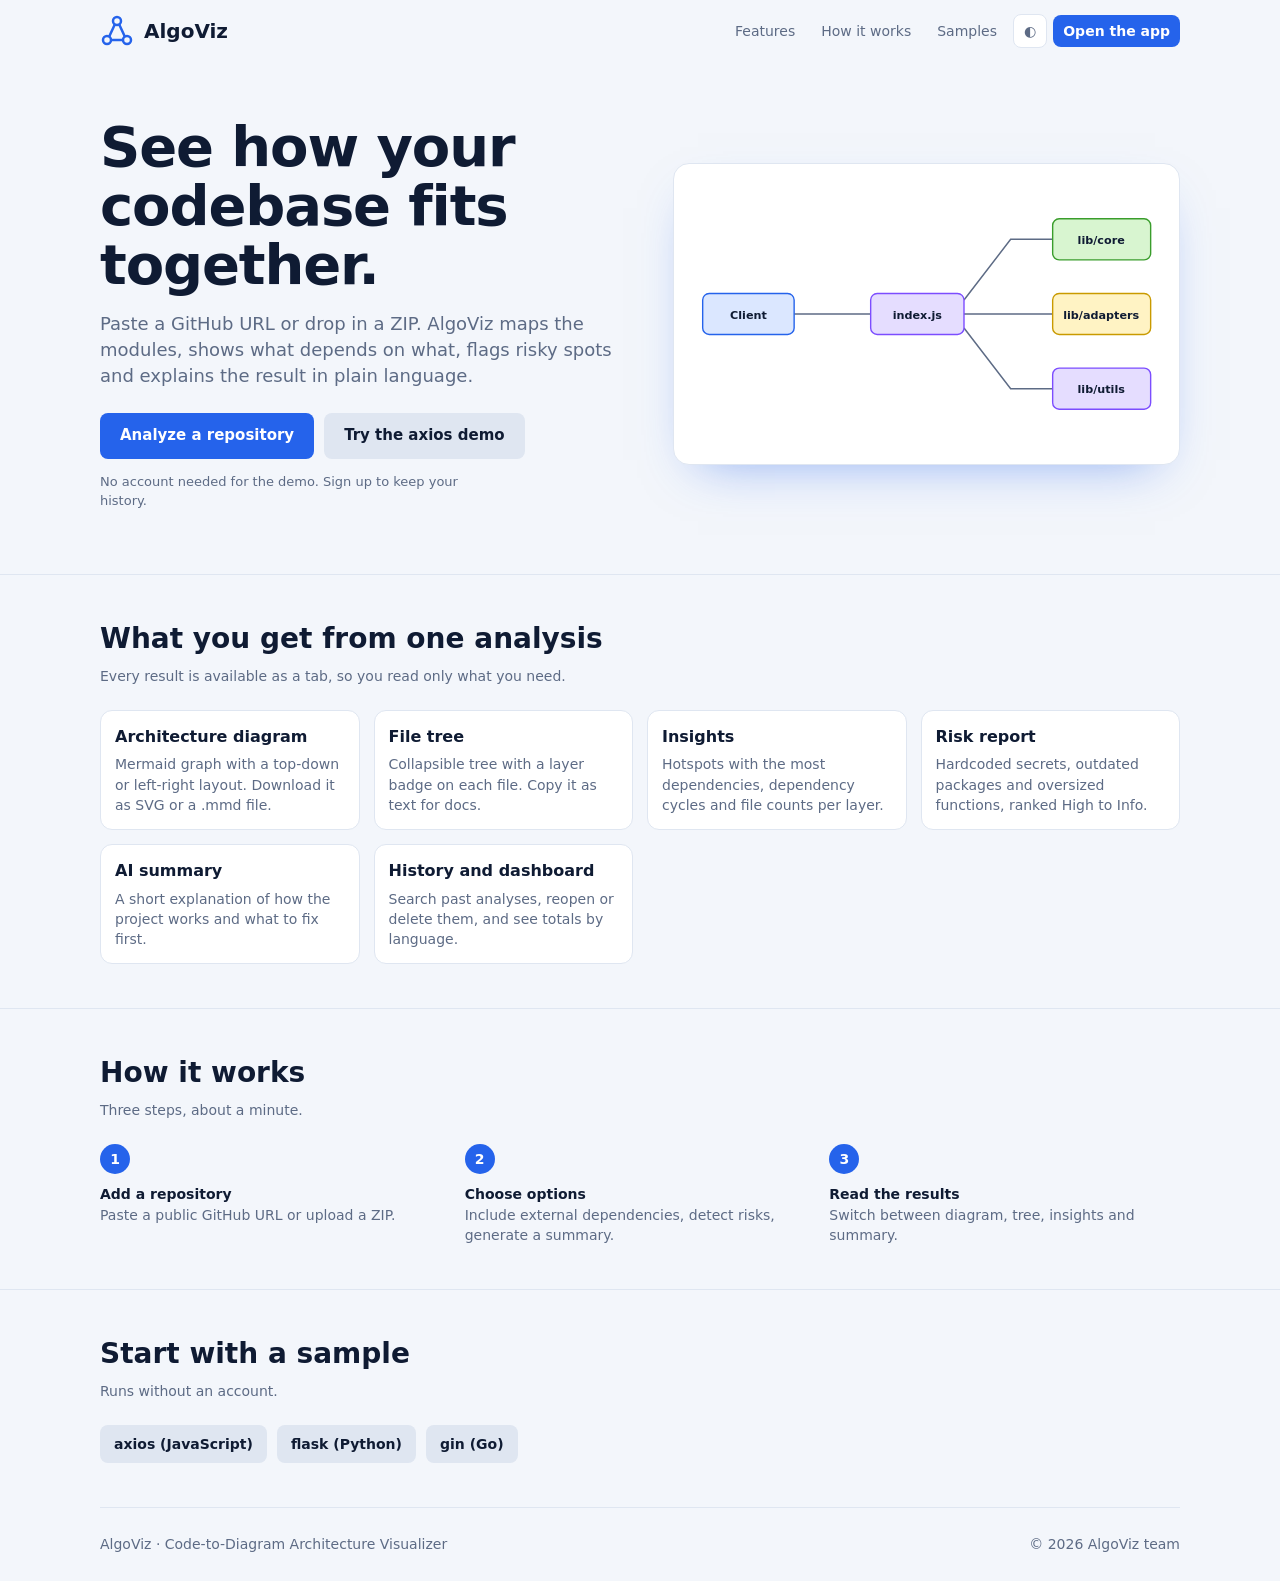
<file: frontend/index.html>
<!DOCTYPE html>
<html lang="en"><head><meta charset="utf-8"><title>AlgoViz | See how your codebase fits together</title>
<meta name="viewport" content="width=device-width, initial-scale=1, viewport-fit=cover">
<meta name="description" content="Paste a GitHub URL or upload a ZIP and get an architecture diagram, file tree, risk report and plain-language summary.">
<link rel="icon" href="assets/favicon.svg"><link rel="stylesheet" href="css/app.css"><link rel="stylesheet" href="css/landing.css"></head>
<body>
<div class="wrap">
 <div class="top"><a class="logo" href="index.html"><svg width="34" height="34" viewBox="0 0 34 34" fill="none" stroke="#2563eb" stroke-width="2.5"><circle cx="17" cy="7" r="4"/><circle cx="7" cy="26" r="4"/><circle cx="27" cy="26" r="4"/><path d="M15 10l-6 13M19 10l6 13M11 26h12"/></svg><div><h1>AlgoViz</h1></div></a>
  <nav><a href="#features">Features</a><a href="#how">How it works</a><a href="#samples">Samples</a><button class="ic" id="theme" aria-label="Toggle theme">◐</button><a class="btn" href="app.html" style="color:#fff">Open the app</a></nav></div>
 <div class="hero"><div>
  <h2>See how your codebase fits together.</h2>
  <p>Paste a GitHub URL or drop in a ZIP. AlgoViz maps the modules, shows what depends on what, flags risky spots and explains the result in plain language.</p>
  <div class="cta"><a class="btn" href="app.html">Analyze a repository</a><a class="btn sec" href="app.html?sample=axios">Try the axios demo</a></div>
  <p style="font-size:13px;margin:14px 0 0">No account needed for the demo. Sign up to keep your history.</p></div>
  <div class="prev" aria-hidden="true"><svg viewBox="0 0 520 300"><path d="M118 150H200M300 135L350 70H395M300 150H395M300 165L350 230H395"/><g stroke-width="1.5"><rect x="20" y="128" width="98" height="44" rx="7" fill="#dbe7ff" stroke="#2563eb"/><rect x="200" y="128" width="100" height="44" rx="7" fill="#e5ddff" stroke="#7c4dff"/><rect x="395" y="48" width="105" height="44" rx="7" fill="#d8f5d0" stroke="#3a9d2c"/><rect x="395" y="128" width="105" height="44" rx="7" fill="#fff3c4" stroke="#c99a00"/><rect x="395" y="208" width="105" height="44" rx="7" fill="#e5ddff" stroke="#7c4dff"/></g><text x="69" y="155" text-anchor="middle">Client</text><text x="250" y="155" text-anchor="middle">index.js</text><text x="447" y="75" text-anchor="middle">lib/core</text><text x="447" y="155" text-anchor="middle">lib/adapters</text><text x="447" y="235" text-anchor="middle">lib/utils</text></svg></div></div>
</div>
<section class="blk" id="features"><div class="wrap"><h3>What you get from one analysis</h3><p>Every result is available as a tab, so you read only what you need.</p>
 <div class="fg">
  <div class="card"><h4>Architecture diagram</h4><p>Mermaid graph with a top-down or left-right layout. Download it as SVG or a .mmd file.</p></div>
  <div class="card"><h4>File tree</h4><p>Collapsible tree with a layer badge on each file. Copy it as text for docs.</p></div>
  <div class="card"><h4>Insights</h4><p>Hotspots with the most dependencies, dependency cycles and file counts per layer.</p></div>
  <div class="card"><h4>Risk report</h4><p>Hardcoded secrets, outdated packages and oversized functions, ranked High to Info.</p></div>
  <div class="card"><h4>AI summary</h4><p>A short explanation of how the project works and what to fix first.</p></div>
  <div class="card"><h4>History and dashboard</h4><p>Search past analyses, reopen or delete them, and see totals by language.</p></div>
 </div></div></section>
<section class="blk" id="how"><div class="wrap"><h3>How it works</h3><p>Three steps, about a minute.</p>
 <ol class="steps"><li><b>Add a repository</b><br><span style="color:var(--mu)">Paste a public GitHub URL or upload a ZIP.</span></li><li><b>Choose options</b><br><span style="color:var(--mu)">Include external dependencies, detect risks, generate a summary.</span></li><li><b>Read the results</b><br><span style="color:var(--mu)">Switch between diagram, tree, insights and summary.</span></li></ol></div></section>
<section class="blk" id="samples"><div class="wrap"><h3>Start with a sample</h3><p>Runs without an account.</p>
 <div class="smp"><a class="btn sec" href="app.html?sample=axios">axios (JavaScript)</a><a class="btn sec" href="app.html?sample=flask">flask (Python)</a><a class="btn sec" href="app.html?sample=gin">gin (Go)</a></div></div></section>
<div class="wrap"><footer><span>AlgoViz · Code-to-Diagram Architecture Visualizer</span><span>© <span id="yr"></span> AlgoViz team</span></footer></div>
<script src="js/landing.js"></script></body></html>
</file>
<file: frontend/css/app.css>
:root{--bg:#f3f6fb;--card:#fff;--tx:#0f1b33;--mu:#5d6b85;--bd:#dfe6f1;--pr:#2563eb;--prt:#e8f0ff;--hi:#fde2e2;--hit:#c62828;--me:#ffe6c7;--met:#b35c00;--lo:#fff3b0;--lot:#7a6200;--in:#d6f5df;--int:#1b7a3a;box-sizing:border-box;padding-top:env(safe-area-inset-top,0px);padding-bottom:env(safe-area-inset-bottom,0px)}
:root:not([data-theme="light"]){}
@media(prefers-color-scheme:dark){:root:not([data-theme="light"]){--bg:#0d1424;--card:#151e33;--tx:#e8eefb;--mu:#93a2c0;--bd:#26324d;--prt:#1b2b52;--hi:#4a2226;--hit:#ff8a8a;--me:#4a3413;--met:#ffb85c;--lo:#463f12;--lot:#f2dc5c;--in:#173c26;--int:#77e0a0}}
:root[data-theme="dark"]{--bg:#0d1424;--card:#151e33;--tx:#e8eefb;--mu:#93a2c0;--bd:#26324d;--prt:#1b2b52;--hi:#4a2226;--hit:#ff8a8a;--me:#4a3413;--met:#ffb85c;--lo:#463f12;--lot:#f2dc5c;--in:#173c26;--int:#77e0a0}
html{scroll-padding-top:env(safe-area-inset-top,0px)}
*{box-sizing:border-box}body{margin:0;background:var(--bg);color:var(--tx);font:14px/1.45 system-ui,-apple-system,"Segoe UI",Roboto,sans-serif}
button,input{font:inherit;color:inherit}button{cursor:pointer}
header{display:flex;align-items:center;gap:12px;padding:10px 20px;background:var(--card);border-bottom:1px solid var(--bd);flex-wrap:wrap}
.logo{display:flex;gap:10px;align-items:center}.logo h1{margin:0;font-size:20px}.logo small{color:var(--mu);display:block;font-size:12px}
nav{display:flex;gap:4px;margin-left:24px;flex-wrap:wrap}nav button,.tabs button{border:1px solid transparent;background:none;padding:7px 12px;border-radius:8px;color:var(--mu)}
nav button.on{background:var(--prt);color:var(--pr);font-weight:600}
.sp{flex:1}.btn{background:var(--pr);color:#fff;border:0;border-radius:8px;padding:9px 14px;font-weight:600}.btn.sec{background:var(--bd);color:var(--tx)}.btn.sm{padding:5px 10px;font-size:12px}.btn.dg{background:var(--hit)}
.ic{border:1px solid var(--bd);background:var(--card);border-radius:8px;padding:6px 10px}
.banner{background:var(--me);color:var(--met);padding:8px 20px;font-weight:600;display:none;justify-content:space-between;gap:10px}
main{padding:16px 20px;max-width:1500px;margin:auto}.page{display:none}.page.on{display:block}
.grid{display:grid;grid-template-columns:minmax(280px,380px) 1fr;gap:16px}@media(max-width:860px){.grid{grid-template-columns:1fr}}
.card{background:var(--card);border:1px solid var(--bd);border-radius:12px;padding:14px;margin-bottom:14px}
.card h3{margin:0 0 10px;font-size:12px;letter-spacing:.04em;color:var(--mu);text-transform:uppercase}
.seg{display:flex;border:1px solid var(--bd);border-radius:8px;overflow:hidden;margin-bottom:10px}.seg button{flex:1;border:0;background:none;padding:8px}.seg .on{background:var(--prt);color:var(--pr);font-weight:600}
input[type=text],input[type=password],input[type=search]{width:100%;padding:9px 10px;border:1px solid var(--bd);border-radius:8px;background:var(--card)}
.drop{border:2px dashed var(--bd);border-radius:10px;padding:22px;text-align:center;color:var(--mu)}.drop.hv{border-color:var(--pr);background:var(--prt)}
label.ck{display:flex;gap:8px;margin:7px 0;align-items:center}
.badge{display:inline-block;padding:2px 9px;border-radius:99px;font-size:12px;font-weight:600}
.High{background:var(--hi);color:var(--hit)}.Medium{background:var(--me);color:var(--met)}.Low{background:var(--lo);color:var(--lot)}.Info{background:var(--in);color:var(--int)}
.risk{border-left:4px solid var(--hit);background:var(--hi);border-radius:8px;padding:9px 11px;margin-top:8px}.risk.Medium{border-color:var(--met);background:var(--me);color:var(--tx)}.risk.Low{border-color:var(--lot);background:var(--lo);color:var(--tx)}.risk.Info{border-color:var(--int);background:var(--in);color:var(--tx)}
.tabs{display:flex;gap:6px;flex-wrap:wrap;margin-bottom:12px}.tabs button{border:1px solid var(--bd);background:var(--card)}.tabs button.on{background:var(--pr);color:#fff}
.tools{display:flex;gap:8px;align-items:center;margin-bottom:8px;flex-wrap:wrap}
.result-kicker{font-size:10px;letter-spacing:.13em;font-weight:800;color:var(--pr);margin-bottom:7px}.result-title{font-size:23px;letter-spacing:-.02em;margin:0 0 8px}.result-lead{color:var(--mu);font-size:14px;line-height:1.65;max-width:78ch;margin:0 0 19px}.arch-stats{display:grid;grid-template-columns:repeat(auto-fit,minmax(120px,1fr));gap:10px;margin:18px 0}.arch-stat{padding:15px;border:1px solid var(--bd);border-radius:11px;background:linear-gradient(145deg,var(--prt),var(--card) 75%)}.arch-stat b,.arch-stat span{display:block}.arch-stat b{font-size:23px;color:var(--pr)}.arch-stat span{font-size:11px;color:var(--mu)}.result-panel{display:grid;grid-template-columns:minmax(0,1fr) minmax(200px,.45fr);gap:14px;padding:18px;border:1px solid var(--bd);border-radius:13px;background:var(--card)}.result-panel p{font-size:14px;line-height:1.75;max-width:75ch}.overview-callout{border-left:3px solid var(--pr);padding:12px 14px;background:var(--prt);border-radius:0 9px 9px 0;align-self:center}.overview-callout b,.overview-callout span{display:block}.overview-callout b{margin-bottom:5px}.overview-callout span{font-size:12px;color:var(--mu);line-height:1.55}.lifecycle-flow{display:grid;grid-template-columns:repeat(auto-fit,minmax(190px,1fr));gap:11px;position:relative}.lifecycle-step{background:var(--card);border:1px solid var(--bd);border-top:3px solid var(--pr);border-radius:12px;padding:15px;min-width:0}.lifecycle-step:nth-child(2){border-top-color:#478f55}.lifecycle-step:nth-child(3){border-top-color:#c18a20}.lifecycle-step:nth-child(4){border-top-color:#805bc4}.lifecycle-step-head{display:flex;align-items:center;justify-content:space-between}.lifecycle-step-head span{font-size:21px;font-weight:800;color:var(--pr)}.lifecycle-step-head small{font-size:8px;letter-spacing:.12em;color:var(--mu);font-weight:800}.lifecycle-step h4{margin:7px 0;font-size:15px}.lifecycle-step p{margin:0 0 12px;min-height:53px;color:var(--mu);font-size:11px;line-height:1.55}.module-chips{display:flex;flex-wrap:wrap;gap:5px}.module-chips span{max-width:100%;overflow-wrap:anywhere;padding:4px 7px;border:1px solid var(--bd);border-radius:99px;background:var(--bg);font:10px ui-monospace,Consolas,monospace}.result-footnote{margin-top:14px;padding:11px 13px;border:1px solid var(--bd);border-radius:9px;color:var(--mu);font-size:11px;line-height:1.5}.resource-flow-list{display:grid;grid-template-columns:repeat(auto-fit,minmax(260px,1fr));gap:8px}.resource-flow-row{display:grid;grid-template-columns:minmax(0,1fr) 22px minmax(0,1fr);align-items:center;gap:8px;border:1px solid var(--bd);border-radius:10px;padding:10px;background:var(--card)}.resource-endpoint{padding:8px;border-radius:7px;background:var(--prt);color:var(--pr);font-size:11px;font-weight:700;overflow-wrap:anywhere}.resource-endpoint.target{background:var(--in);color:var(--int)}.resource-arrow{text-align:center;color:var(--mu);font-size:18px}
#dg{overflow:auto;border:1px solid var(--bd);border-radius:10px;padding:10px;min-height:340px;background:var(--card);text-align:center}
.state{padding:50px 10px;text-align:center;color:var(--mu)}.err{color:var(--hit);background:var(--hi);border-radius:8px;padding:10px;margin-bottom:10px;display:none}
.bar{height:6px;background:var(--bd);border-radius:9px;overflow:hidden;margin:14px auto;max-width:300px}.bar i{display:block;height:100%;width:40%;background:var(--pr);animation:sl 1s infinite alternate ease-in-out}@keyframes sl{to{margin-left:60%}}
.tree{font:13px/1.7 ui-monospace,Menlo,Consolas,monospace;max-height:460px;overflow:auto}.tree ul{list-style:none;margin:0 0 0 18px;padding:0;border-left:1px solid var(--bd)}.tree>ul{margin:0;border:0}.tree summary{cursor:pointer}.tree li{padding-left:8px}
.lay{font:600 10px system-ui;padding:1px 6px;border-radius:5px;margin-left:6px;background:var(--prt);color:var(--pr)}
table{width:100%;border-collapse:collapse}th,td{text-align:left;padding:9px 8px;border-bottom:1px solid var(--bd)}th{color:var(--mu);font-size:12px}
.stats{display:grid;grid-template-columns:repeat(auto-fit,minmax(170px,1fr));gap:12px;margin-bottom:14px}.stat b{font-size:26px;display:block}.stat span{color:var(--mu)}
.chart{display:flex;align-items:flex-end;gap:10px;height:170px;padding-top:10px}.chart div{flex:1;background:var(--pr);border-radius:5px 5px 0 0;position:relative;min-height:2px}.chart div em{position:absolute;top:-18px;left:0;right:0;text-align:center;font-style:normal;font-size:11px}.chart div u{position:absolute;bottom:-18px;left:0;right:0;text-align:center;font-size:11px;text-decoration:none;color:var(--mu)}
.two{display:grid;grid-template-columns:1fr 1fr;gap:14px}@media(max-width:700px){.two{grid-template-columns:1fr}}
.modal{position:fixed;inset:0;background:#0008;display:none;align-items:center;justify-content:center;z-index:9;padding:16px}.modal.on{display:flex}.modal .card{width:100%;max-width:360px;margin:0}.modal input{margin-bottom:10px}
.hs{display:flex;justify-content:space-between;padding:7px 0;border-bottom:1px solid var(--bd)}
@media(max-width:700px){.result-panel{grid-template-columns:1fr}.lifecycle-flow{grid-template-columns:1fr 1fr}.lifecycle-step p{min-height:0}}@media(max-width:480px){.lifecycle-flow{grid-template-columns:1fr}}
:focus-visible{outline:2px solid var(--pr);outline-offset:2px}
a.logo{color:inherit;text-decoration:none}
a.btn{text-decoration:none;display:inline-block}
</file>
<file: frontend/css/landing.css>
.wrap{max-width:1120px;margin:auto;padding:0 20px}
.top{display:flex;align-items:center;gap:14px;padding:14px 0}.top nav{margin-left:auto;display:flex;gap:6px;align-items:center}.top nav a{color:var(--mu);text-decoration:none;padding:6px 10px}
.hero{display:grid;grid-template-columns:1.05fr 1fr;gap:40px;align-items:center;padding:56px 0 64px}@media(max-width:860px){.hero{grid-template-columns:1fr}}
.hero h2{font-size:clamp(34px,5vw,56px);line-height:1.05;margin:0 0 16px;letter-spacing:-.02em}.hero p{font-size:18px;color:var(--mu);max-width:48ch;margin:0 0 24px}
.cta{display:flex;gap:10px;flex-wrap:wrap}.cta .btn{padding:12px 20px;font-size:15px}
.prev{background:var(--card);border:1px solid var(--bd);border-radius:16px;padding:10px;box-shadow:0 20px 50px -25px #2563eb88}.prev svg{width:100%;height:auto;display:block}
.prev text{font:600 12px system-ui;fill:#0f1b33}.prev path{stroke:var(--mu);fill:none;stroke-width:1.6}
section.blk{padding:44px 0;border-top:1px solid var(--bd)}section.blk h3{font-size:28px;margin:0 0 6px}section.blk>.wrap>p{color:var(--mu);margin:0 0 24px}
.fg{display:grid;grid-template-columns:repeat(auto-fit,minmax(250px,1fr));gap:14px}.fg .card{margin:0}.fg h4{margin:0 0 6px;font-size:16px}.fg p{margin:0;color:var(--mu)}
ol.steps{display:grid;grid-template-columns:repeat(auto-fit,minmax(240px,1fr));gap:14px;list-style:none;padding:0;margin:0;counter-reset:s}ol.steps li{counter-increment:s}ol.steps li:before{content:counter(s);display:grid;place-items:center;width:30px;height:30px;border-radius:50%;background:var(--pr);color:#fff;font-weight:700;margin-bottom:10px}
.smp{display:flex;gap:10px;flex-wrap:wrap}
footer{border-top:1px solid var(--bd);padding:26px 0;color:var(--mu);display:flex;justify-content:space-between;gap:10px;flex-wrap:wrap}
</file>
